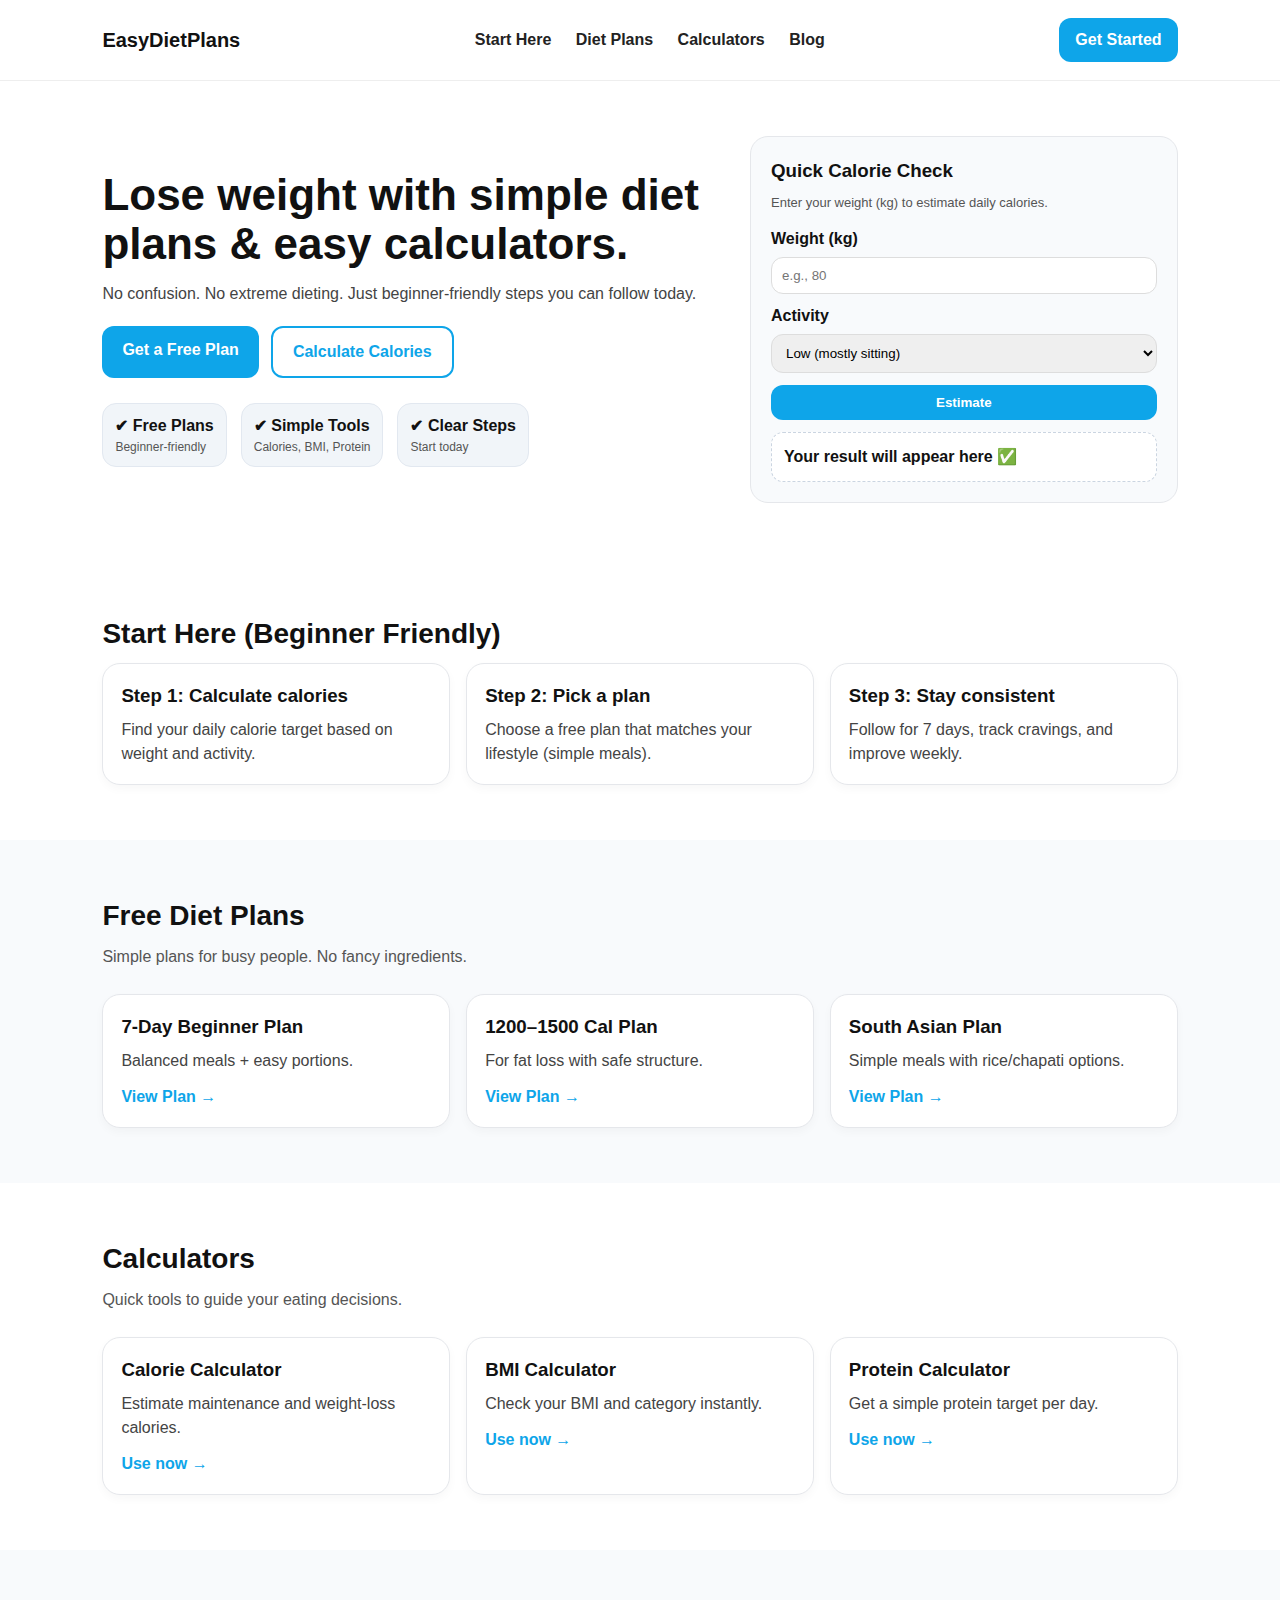
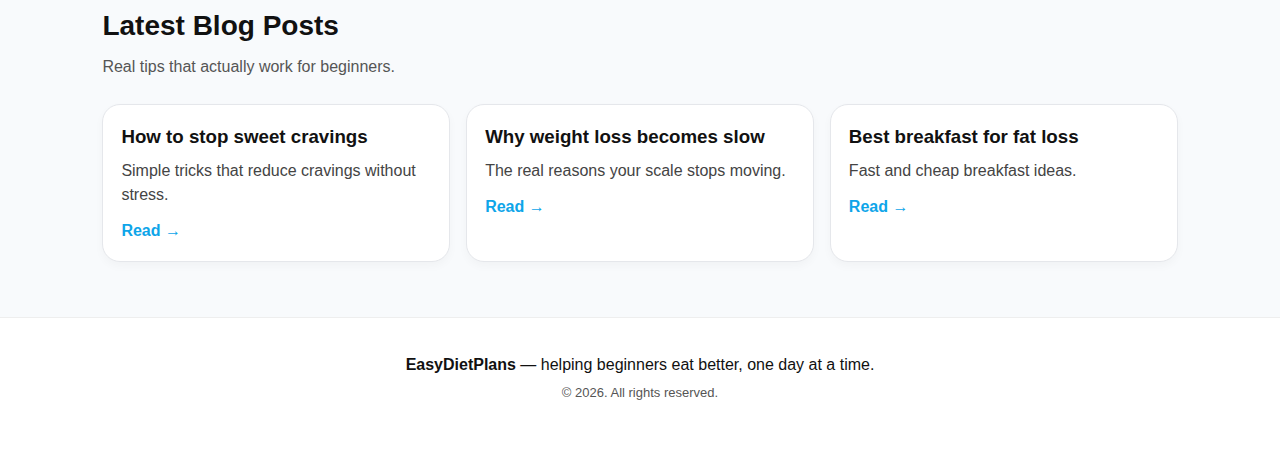
<file: index.html>
<!DOCTYPE html>
<html lang="en">
<head>
  <meta charset="UTF-8" />
  <meta name="viewport" content="width=device-width, initial-scale=1.0" />
  <title>Easy Diet Plans | Fitness Truth</title>
  <link rel="stylesheet" href="style.css" />
</head>

<body>
  <header class="navbar">
    <div class="logo">EasyDietPlans</div>
    <nav>
      <a href="#start">Start Here</a>
      <a href="#plans">Diet Plans</a>
      <a href="#tools">Calculators</a>
      <a href="#blog">Blog</a>
    </nav>
    <a class="btn" href="#tools">Get Started</a>
  </header>

  <main>
    <section class="hero">
      <div class="hero-text">
        <h1>Lose weight with simple diet plans & easy calculators.</h1>
        <p>
          No confusion. No extreme dieting. Just beginner-friendly steps you can follow today.
        </p>
        <div class="hero-buttons">
          <a class="btn big" href="plan-request.html">Get a Free Plan</a>
          <a class="btn-outline big" href="#tools">Calculate Calories</a>
        </div>

        <div class="mini-stats">
          <div class="stat">
            <strong>✔ Free Plans</strong>
            <span>Beginner-friendly</span>
          </div>
          <div class="stat">
            <strong>✔ Simple Tools</strong>
            <span>Calories, BMI, Protein</span>
          </div>
          <div class="stat">
            <strong>✔ Clear Steps</strong>
            <span>Start today</span>
          </div>
        </div>
      </div>

      <div class="hero-card">
        <h3>Quick Calorie Check</h3>
        <p class="small">Enter your weight (kg) to estimate daily calories.</p>

        <label>Weight (kg)</label>
        <input id="weight" type="number" placeholder="e.g., 80" />

        <label>Activity</label>
        <select id="activity">
          <option value="1.2">Low (mostly sitting)</option>
          <option value="1.4">Light (walks + normal day)</option>
          <option value="1.6">Moderate (exercise 3–4x/week)</option>
          <option value="1.8">High (hard training)</option>
        </select>

        <button class="btn full" onclick="calcCalories()">Estimate</button>

        <div id="result" class="result-box">Your result will appear here ✅</div>
      </div>
    </section>

    <section id="start" class="section">
      <h2>Start Here (Beginner Friendly)</h2>
      <div class="grid3">
        <div class="card">
          <h3>Step 1: Calculate calories</h3>
          <p>Find your daily calorie target based on weight and activity.</p>
        </div>
        <div class="card">
          <h3>Step 2: Pick a plan</h3>
          <p>Choose a free plan that matches your lifestyle (simple meals).</p>
        </div>
        <div class="card">
          <h3>Step 3: Stay consistent</h3>
          <p>Follow for 7 days, track cravings, and improve weekly.</p>
        </div>
      </div>
    </section>

    <section id="plans" class="section soft">
      <h2>Free Diet Plans</h2>
      <p class="subtitle">Simple plans for busy people. No fancy ingredients.</p>

      <div class="grid3">
        <div class="card">
          <h3>7-Day Beginner Plan</h3>
          <p>Balanced meals + easy portions.</p>
          <a class="link" href="#">View Plan →</a>
        </div>

        <div class="card">
          <h3>1200–1500 Cal Plan</h3>
          <p>For fat loss with safe structure.</p>
          <a class="link" href="#">View Plan →</a>
        </div>

        <div class="card">
          <h3>South Asian Plan</h3>
          <p>Simple meals with rice/chapati options.</p>
          <a class="link" href="#">View Plan →</a>
        </div>
      </div>
    </section>

    <section id="tools" class="section">
      <h2>Calculators</h2>
      <p class="subtitle">Quick tools to guide your eating decisions.</p>

      <div class="grid3">
        <div class="card">
          <h3>Calorie Calculator</h3>
          <p>Estimate maintenance and weight-loss calories.</p>
          <a class="link" href="#tools">Use now →</a>
        </div>
        <div class="card">
          <h3>BMI Calculator</h3>
          <p>Check your BMI and category instantly.</p>
          <a class="link" href="#tools">Use now →</a>
        </div>
        <div class="card">
          <h3>Protein Calculator</h3>
          <p>Get a simple protein target per day.</p>
          <a class="link" href="#tools">Use now →</a>
        </div>
      </div>
    </section>

    <section id="blog" class="section soft">
      <h2>Latest Blog Posts</h2>
      <p class="subtitle">Real tips that actually work for beginners.</p>

      <div class="grid3">
        <div class="card">
          <h3>How to stop sweet cravings</h3>
          <p>Simple tricks that reduce cravings without stress.</p>
          <a class="link" href="#">Read →</a>
        </div>
        <div class="card">
          <h3>Why weight loss becomes slow</h3>
          <p>The real reasons your scale stops moving.</p>
          <a class="link" href="#">Read →</a>
        </div>
        <div class="card">
          <h3>Best breakfast for fat loss</h3>
          <p>Fast and cheap breakfast ideas.</p>
          <a class="link" href="#">Read →</a>
        </div>
      </div>
    </section>
  </main>

  <footer class="footer">
    <p><strong>EasyDietPlans</strong> — helping beginners eat better, one day at a time.</p>
    <p class="small">© 2026. All rights reserved.</p>
  </footer>

  <script src="script.js"></script>
</body>
</html>
</file>
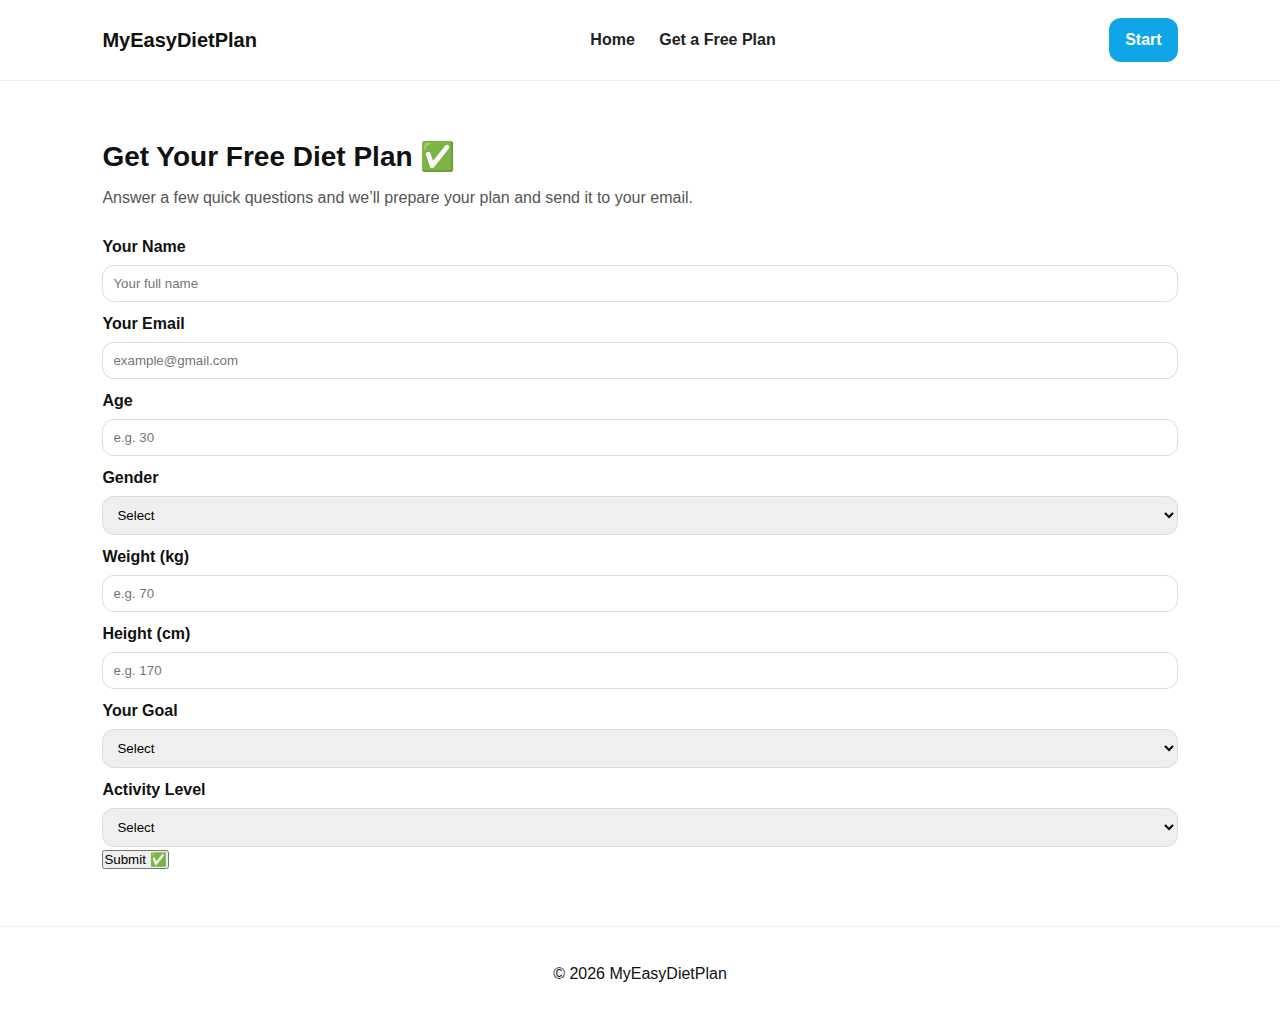
<file: plan-request.html>
<!DOCTYPE html>
<html lang="en">
<head>
  <meta charset="UTF-8" />
  <meta name="viewport" content="width=device-width, initial-scale=1.0" />
  <title>Request Your Free Diet Plan</title>
  <link rel="stylesheet" href="style.css" />
</head>

<body>

  <header class="navbar">
    <div class="logo">MyEasyDietPlan</div>
    <nav>
      <a href="index.html">Home</a>
      <a href="plan-request.html">Get a Free Plan</a>
    </nav>
    <a class="btn" href="plan-request.html">Start</a>
  </header>

  <main class="section">
    <h2>Get Your Free Diet Plan ✅</h2>
    <p class="subtitle">
      Answer a few quick questions and we’ll prepare your plan and send it to your email.
    </p>

    <!-- ✅ FORMSPREE FORM START -->
    <form
      action="https://formspree.io/f/mqeedrvd"
      method="POST"
      class="form-box"
    >
      <!-- ✅ Redirect AFTER submission (best for GitHub Pages) -->
      <input type="hidden" name="_next" value="success.html">

      <!-- ✅ Email subject -->
      <input type="hidden" name="_subject" value="New Diet Plan Request ✅">

      <!-- ✅ Optional spam protection (do not remove) -->
      <input type="text" name="_gotcha" style="display:none">

      <label>Your Name</label>
      <input type="text" name="name" placeholder="Your full name" required />

      <label>Your Email</label>
      <input type="email" name="email" placeholder="example@gmail.com" required />

      <!-- ✅ Helps Formspree reply correctly -->
      <input type="hidden" name="_replyto" value="%email%">

      <label>Age</label>
      <input type="number" name="age" placeholder="e.g. 30" required />

      <label>Gender</label>
      <select name="gender" required>
        <option value="" disabled selected>Select</option>
        <option value="Male">Male</option>
        <option value="Female">Female</option>
        <option value="Other">Other</option>
      </select>

      <label>Weight (kg)</label>
      <input type="number" name="weight" placeholder="e.g. 70" required />

      <label>Height (cm)</label>
      <input type="number" name="height" placeholder="e.g. 170" required />

      <label>Your Goal</label>
      <select name="goal" required>
        <option value="" disabled selected>Select</option>
        <option value="Lose weight">Lose weight</option>
        <option value="Maintain weight">Maintain weight</option>
        <option value="Gain muscle">Gain muscle</option>
      </select>

      <label>Activity Level</label>
      <select name="activity" required>
        <option value="" disabled selected>Select</option>
        <option value="Sedentary">Sedentary</option>
        <option value="Lightly active">Lightly active</option>
        <option value="Moderately active">Moderately active</option>
        <option value="Very active">Very active</option>
      </select>

      <button type="submit" class="btn-submit">Submit ✅</button>
    </form>
    <!-- ✅ FORMSPREE FORM END -->

  </main>

  <footer class="footer">
    <p>© 2026 MyEasyDietPlan</p>
  </footer>

</body>
</html>
</file>
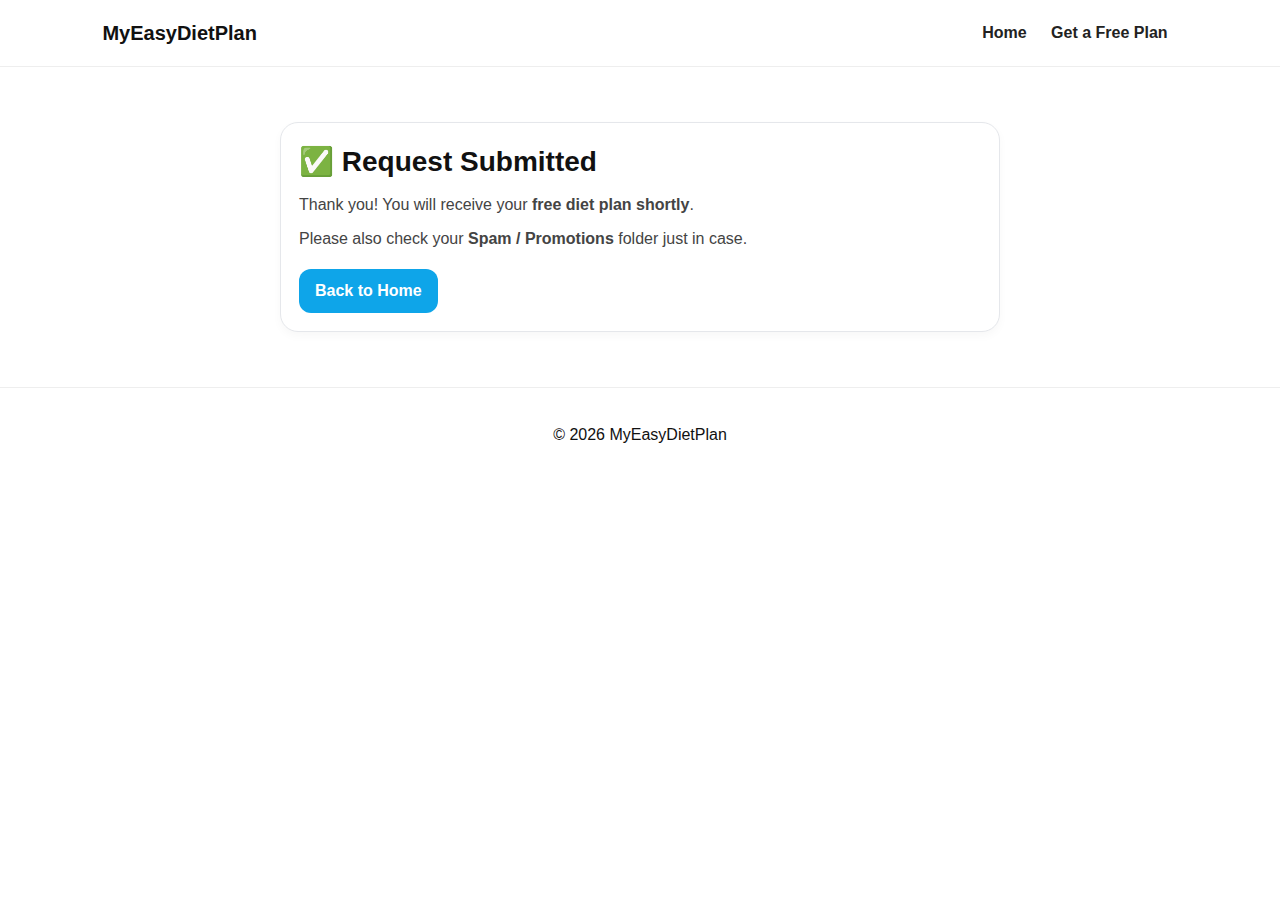
<file: success.html>
<!DOCTYPE html>
<html lang="en">
<head>
  <meta charset="UTF-8" />
  <meta name="viewport" content="width=device-width, initial-scale=1.0" />
  <title>Request Received ✅</title>
  <link rel="stylesheet" href="style.css" />
</head>

<body>
  <header class="navbar">
    <div class="logo">MyEasyDietPlan</div>
    <nav>
      <a href="index.html">Home</a>
      <a href="plan-request.html">Get a Free Plan</a>
    </nav>
  </header>

  <main class="section">
    <div class="card" style="max-width:720px; margin:auto;">
      <h2>✅ Request Submitted</h2>
      <p style="margin-top:10px; color:#444;">
        Thank you! You will receive your <strong>free diet plan shortly</strong>.
      </p>
      <p style="margin-top:10px; color:#444;">
        Please also check your <strong>Spam / Promotions</strong> folder just in case.
      </p>

      <div style="margin-top:18px;">
        <a class="btn" href="index.html">Back to Home</a>
      </div>
    </div>
  </main>

  <footer class="footer">
    <p>© 2026 MyEasyDietPlan</p>
  </footer>
</body>
</html>
</file>
<file: style.css>
* { margin: 0; padding: 0; box-sizing: border-box; }
body {
  font-family: Arial, sans-serif;
  background: #ffffff;
  color: #111;
  line-height: 1.5;
}

.navbar {
  display: flex;
  align-items: center;
  justify-content: space-between;
  padding: 18px 8%;
  border-bottom: 1px solid #eee;
  position: sticky;
  top: 0;
  background: white;
}

.logo {
  font-size: 20px;
  font-weight: 800;
}

nav a {
  margin: 0 10px;
  text-decoration: none;
  color: #222;
  font-weight: 600;
}

.btn {
  background: #0ea5e9;
  color: white;
  padding: 10px 16px;
  text-decoration: none;
  border-radius: 12px;
  font-weight: 700;
  display: inline-block;
  border: none;
  cursor: pointer;
}

.btn-outline {
  border: 2px solid #0ea5e9;
  color: #0ea5e9;
  padding: 10px 16px;
  text-decoration: none;
  border-radius: 12px;
  font-weight: 700;
}

.big { padding: 12px 20px; }

.hero {
  padding: 55px 8%;
  display: grid;
  grid-template-columns: 1.3fr 0.9fr;
  gap: 30px;
  align-items: center;
}

.hero-text h1 { font-size: 44px; line-height: 1.1; margin-bottom: 14px; }
.hero-text p { font-size: 16px; color: #444; margin-bottom: 20px; }

.hero-buttons { display: flex; gap: 12px; margin-bottom: 25px; flex-wrap: wrap; }

.hero-card {
  background: #f8fafc;
  padding: 20px;
  border-radius: 18px;
  border: 1px solid #e5e7eb;
}

.hero-card h3 { margin-bottom: 8px; }
.small { font-size: 13px; color: #555; margin: 6px 0 14px; }

label { display: block; font-weight: 700; margin: 10px 0 6px; }
input, select {
  width: 100%;
  padding: 10px;
  border-radius: 12px;
  border: 1px solid #ddd;
  outline: none;
}

.full { width: 100%; margin-top: 12px; }

.result-box {
  margin-top: 12px;
  background: white;
  border: 1px dashed #cbd5e1;
  padding: 12px;
  border-radius: 12px;
  font-weight: 700;
}

.mini-stats {
  display: flex;
  gap: 14px;
  flex-wrap: wrap;
}

.stat {
  background: #f1f5f9;
  padding: 10px 12px;
  border-radius: 14px;
  border: 1px solid #e2e8f0;
}

.stat span { display: block; font-size: 12px; color: #555; }

.section { padding: 55px 8%; }
.section h2 { font-size: 28px; margin-bottom: 8px; }
.subtitle { color: #555; margin-bottom: 25px; }

.soft { background: #f8fafc; }

.grid3 {
  display: grid;
  grid-template-columns: repeat(3, 1fr);
  gap: 16px;
}

.card {
  background: white;
  border-radius: 18px;
  padding: 18px;
  border: 1px solid #e5e7eb;
  box-shadow: 0 4px 10px rgba(0,0,0,0.03);
}

.card h3 { margin-bottom: 8px; }
.card p { color: #444; }

.link {
  display: inline-block;
  margin-top: 12px;
  font-weight: 800;
  color: #0ea5e9;
  text-decoration: none;
}

.footer {
  padding: 35px 8%;
  border-top: 1px solid #eee;
  text-align: center;
}

@media (max-width: 900px) {
  .hero { grid-template-columns: 1fr; }
  .grid3 { grid-template-columns: 1fr; }
  .hero-text h1 { font-size: 34px; }
}

.form-card{
  max-width: 720px;
  margin: 0 auto;
  background: white;
  padding: 22px;
  border-radius: 18px;
  border: 1px solid #e5e7eb;
  box-shadow: 0 4px 10px rgba(0,0,0,0.03);
}
</file>
